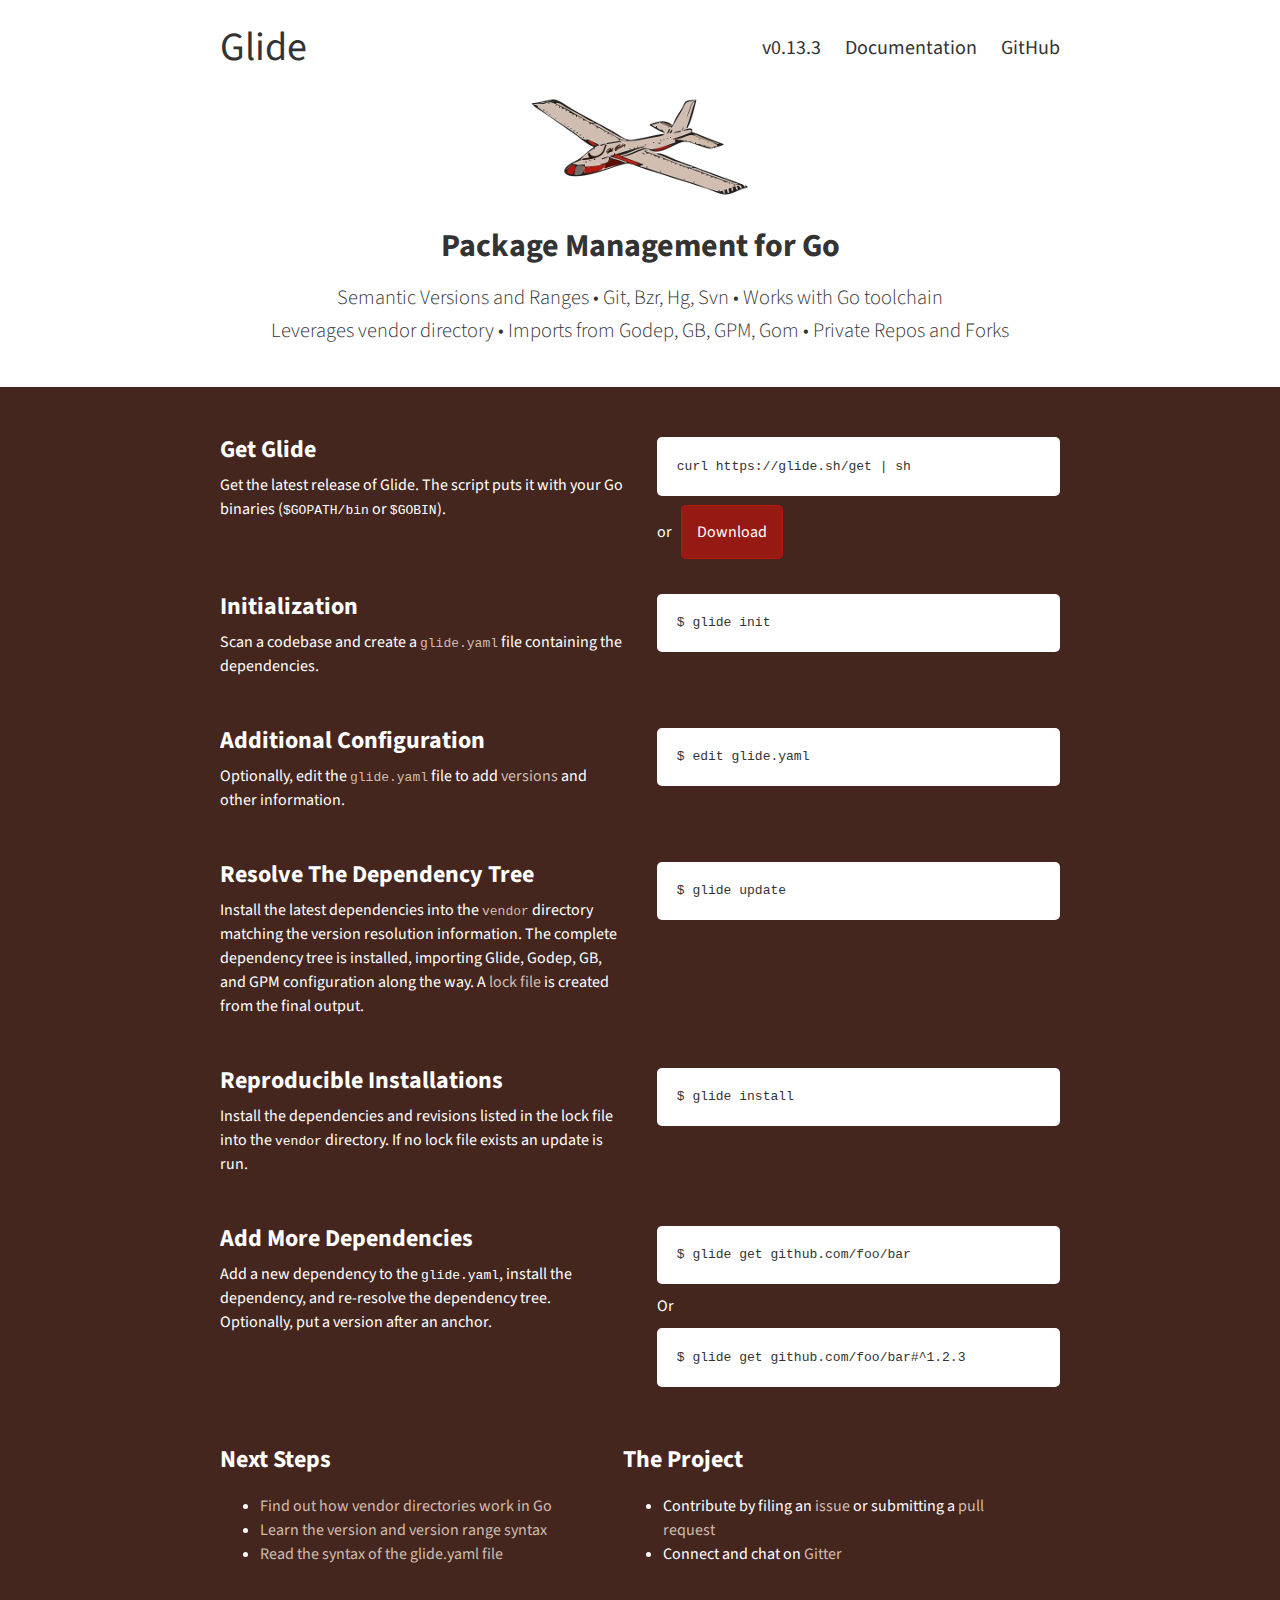
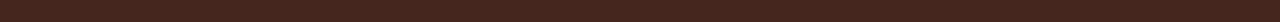
<file: index.html>
<!doctype html>
<html lang="en">
<head>
  <meta charset="utf-8">
  <meta http-equiv="X-UA-Compatible" content="IE=edge,chrome=1">

  <title>Glide | Package Management For Go</title>

  <meta name="viewport" content="width=device-width,initial-scale=1">
  <link href='https://fonts.googleapis.com/css?family=Source+Sans+Pro:300,400' rel='stylesheet' type='text/css'>
  <link rel="stylesheet" href="/assets/css/styles.css">

  <script>
    (function(i,s,o,g,r,a,m){i['GoogleAnalyticsObject']=r;i[r]=i[r]||function(){
    (i[r].q=i[r].q||[]).push(arguments)},i[r].l=1*new Date();a=s.createElement(o),
    m=s.getElementsByTagName(o)[0];a.async=1;a.src=g;m.parentNode.insertBefore(a,m)
    })(window,document,'script','//www.google-analytics.com/analytics.js','ga');

    ga('create', 'UA-73946119-1', 'auto');
    ga('send', 'pageview');

  </script>

  <script type="text/javascript">
    function selectCode(cid) {
      if (document.selection) {
        var range = document.body.createTextRange();
        range.moveToElementText(document.getElementById(cid));
        range.select();
      } else if (window.getSelection) {
        var range = document.createRange();
        range.selectNode(document.getElementById(cid));
        window.getSelection().addRange(range);
      }
    }
</script>

</head>
<body>
    <header class="wrapper">
        <h1><a href="/" title="Glide">Glide</a></h1>
        <nav>
          <ul>
              <li>
                <a href="https://github.com/Masterminds/glide/releases">v0.13.3</a>
              </li>
            <li>
              <a href="https://glide.readthedocs.org">Documentation</a>
            </li>
            <li>
              <a href="https://github.com/Masterminds/glide">GitHub</a>
            </li>
          </ul>
        </nav>
    </header>
    <div class="headline wrapper">
        <img src="/assets/logo-small.png"><br>
        <h2>Package Management for Go</h2>
        <p>Semantic Versions and Ranges &bull; Git, Bzr, Hg, Svn &bull; Works with Go toolchain<br>
        Leverages vendor directory &bull; Imports from Godep, GB, GPM, Gom &bull; Private Repos and Forks</p>
    </div>
    <div id="content">
        <div class="wrapper">
            <div class="row">
                <div class="description">
                    <h2>Get Glide</h2>
                    <p>
                        Get the latest release of Glide. The script puts it with your Go binaries (<code>$GOPATH/bin</code> or <code>$GOBIN</code>).
                    </p>
                </div>
                <div class="detail">
                    <pre><code>
<span id="curl-get" onclick="selectCode('curl-get')">curl https://glide.sh/get | sh</span>
                    </code></pre>
                    <div class="button-wrapper">
                        or&nbsp;&nbsp;&nbsp;<a href="https://github.com/Masterminds/glide/releases" class="button">Download</a>
                    </div>
                </div>
            </div>
          <div class="row">
              <div class="description">
                  <h2>Initialization</h2>
                  <p>
                      Scan a codebase and create a <a href="https://glide.readthedocs.org/en/latest/glide.yaml/"><code>glide.yaml</code></a> file containing the dependencies.
                  </p>
              </div>
              <div class="detail">
                  <pre><code>
$ glide init
                  </code></pre>
              </div>
          </div>
          <div class="row">
              <div class="description">
                  <h2>Additional Configuration</h2>
                  <p>
                      Optionally, edit the <a href="https://glide.readthedocs.org/en/latest/glide.yaml/"><code>glide.yaml</code></a>
                      file to add <a href="https://glide.readthedocs.org/en/latest/versions/">versions</a> and other information.
                  </p>
              </div>
              <div class="detail">
                  <pre><code>
$ edit glide.yaml
                  </code></pre>
              </div>
          </div>
          <div class="row">
              <div class="description">
                  <h2>Resolve The Dependency Tree</h2>
                  <p>
                      Install the latest dependencies into the <a href="https://glide.readthedocs.org/en/latest/vendor/"><code>vendor</code></a>
                      directory matching the version resolution information.
                      The complete dependency tree is installed, importing Glide,
                      Godep, GB, and GPM configuration along the way. A
                      <a href="https://glide.readthedocs.org/en/latest/glide.lock/">lock file</a> is created from the final output.
                  </p>
              </div>
              <div class="detail">
                  <pre><code>
$ glide update
                  </code></pre>
              </div>
          </div>
          <div class="row">
              <div class="description">
                  <h2>Reproducible Installations</h2>
                  <p>
                      Install the dependencies and revisions listed in the lock file into the <code>vendor</code>
                      directory. If no lock file exists an update is run.
                  </p>
              </div>
              <div class="detail">
                  <pre><code>
$ glide install
                  </code></pre>
              </div>
          </div>
          <div class="row">
              <div class="description">
                  <h2>Add More Dependencies</h2>
                  <p>
                      Add a new dependency to the <code>glide.yaml</code>, install the
                      dependency, and re-resolve the dependency tree. Optionally, put
                      a version after an anchor.
                  </p>
              </div>
              <div class="detail">
                  <pre><code>
$ glide get github.com/foo/bar
                  </code></pre>
                  Or
                  <pre><code>
$ glide get github.com/foo/bar#^1.2.3
                  </code></pre>
              </div>
          </div>
          <div class="row divider">
              <div class="description">
                  <h2>Next Steps</h2>
                  <ul>
                      <li><a href="http://glide.readthedocs.org/en/latest/vendor/">Find out how vendor directories work in Go</a></li>
                      <li><a href="http://glide.readthedocs.org/en/latest/versions/">Learn the version and version range syntax</a></li>
                      <li><a href="http://glide.readthedocs.org/en/latest/glide.yaml/">Read the syntax of the glide.yaml file</a></li>
                  </ul>
              </div>
              <div class="description description-right">
                  <h2>The Project</h2>
                  <ul>
                      <li>Contribute by filing an <a href="https://github.com/Masterminds/glide/issues">issue</a> or submitting a <a href="https://github.com/Masterminds/glide/pulls">pull request</a></li>
                      <li>Connect and chat on <a href="https://gitter.im/Masterminds/glide">Gitter</a></li>
                  </ul>
              </div>
          </div>
        </div>
    </div>
</body>
</html>
</file>
<file: assets/css/styles.css>
html {
  font-family: 'Source Sans Pro', Arial, sans-serif;
  font-size: 1em;
  line-height: 1.5;
  background-color: #fff;
  color: #333;
  overflow-y: scroll;
  min-height: 100%;
}

body {
  margin: 0;
  padding: 0;
  position: relative;
}

html, body {
  width: 100%;
  height: 100%;
}

a, a:visited {
  color: #b8160e;
}

a:active, a:hover {
  color: #b8160e;
}

.wrapper {
    max-width: 840px;
    margin-left: auto;
    margin-right: auto;
    padding: 0 10px;
}

#content {
  min-height: 100%;
  margin-bottom: -64px;
  position: relative;
  background: #45261e;
  padding-top: 40px;
}

#content a, #content a:visited, #content a:hover, #content a:active {
  color: #cfbdb1;
  text-decoration: none;
}

#content a:hover {
    text-decoration: underline;
}

header {
    height: 96px;
    justify-content: space-between;
    line-height: 96px;
    display: -webkit-flex;
    display: flex;
    width: 100%;
    white-space: nowrap;
    font-size: 24px;
    font-size: 1.5rem;
}

header > * {
  -webkit-flex: 1 0;
  flex: 1 0;
}

header > *:last-child:not(:first-child) {
  -webkit-flex: 0 0 auto;
  flex: 0 0 auto;
}

header a, header a:visited {
  color: #333;
}

header a:active, header a:hover, header a.current {
  color: #b8160e;
}

header h1 {
  font-size: 40px;
  font-size: 2.5rem;
  overflow: hidden;
  text-overflow: ellipsis;
  font-weight: normal;
  margin: 0;
  padding: 0;
}

header a {
  text-decoration: none;
}

header h1 a {
  color: #333;
}

header nav ul {
  font-size: 20px;
  font-size: 1.25rem;
  list-style: none;
  margin: 0;
  padding: 0;
}

header nav ul li {
  display: inline-block;
  margin-left: 20px;
}

.headline {
  font-weight: 300;
  font-size: 30px;
  font-size: 1.875rem;
  line-height: 1.6;
  padding: 40px;
  padding-top: 0;
  text-align: center;
}

.headline h2 {
    font-size: 2rem;
    margin: 10px;
}

.headline p {
    font-size: 1.275rem;
    margin: 0;
}

.row {
    position: relative;
    padding-bottom: 40px;
    overflow: auto;
}

.description {
    color: white;
    float: left;
    width: 48%;
}

.description p,
.description h2 {
    margin: 0;
    padding-top: 5px;
}

.detail {
    float: right;
    width: 48%;
    color: white;
}

pre {
    padding-left: 20px;
    margin: 10px 0;
    color: #333;
}

.detail pre {
    background: #fff;
    border-radius: 5px;
}

.detail .button-wrapper {
    padding-top: 14px;
}

.detail .button {
    padding: 15px;
    border-radius: 5px;
    border: 1px solid #b8160e;
    background: rgba(184, 22, 14, .7);
    color: #fff
}
#content .detail .button-wrapper a,
#content .detail .button-wrapper a:visited,
#content .detail .button-wrapper a:active {
    color: #fff;
}

#content .detail .button-wrapper a:hover {
    text-decoration: none;
    color: #fff;
    background: #b8160e;
}

@media screen and (max-width: 44.9375em) {
  header {
      height: 48px;
      line-height: 48px;
  }

  header h1 {
    font-size: 32px;
    font-size: 2rem;
  }
}

@media screen and (max-width: 34em) {
  header {
      height: 96px;
      line-height: 48px;
      display: block;
  }

  header {
    text-align: center;
  }

  .headline {
    padding: 10px;
  }

  .detail,
  .description {
      float: none;
      width: 100%;
  }
}
</file>
